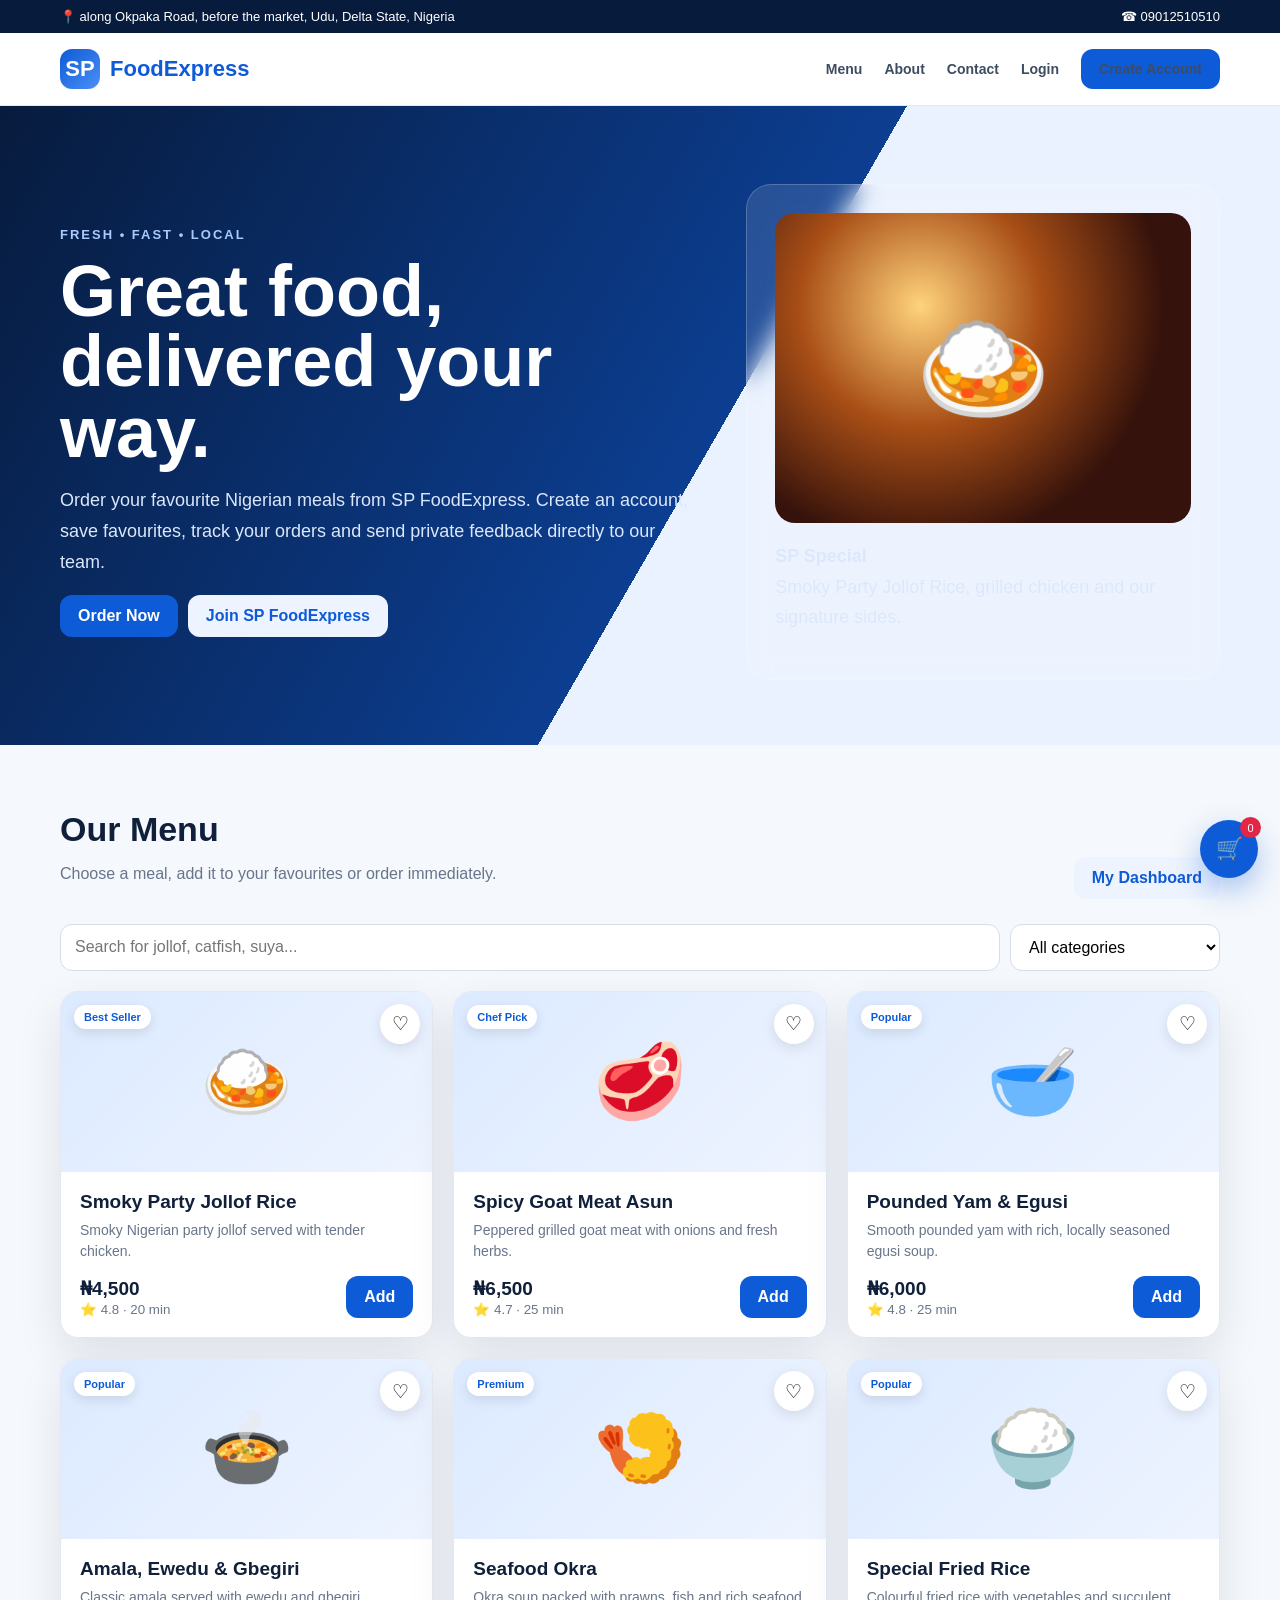
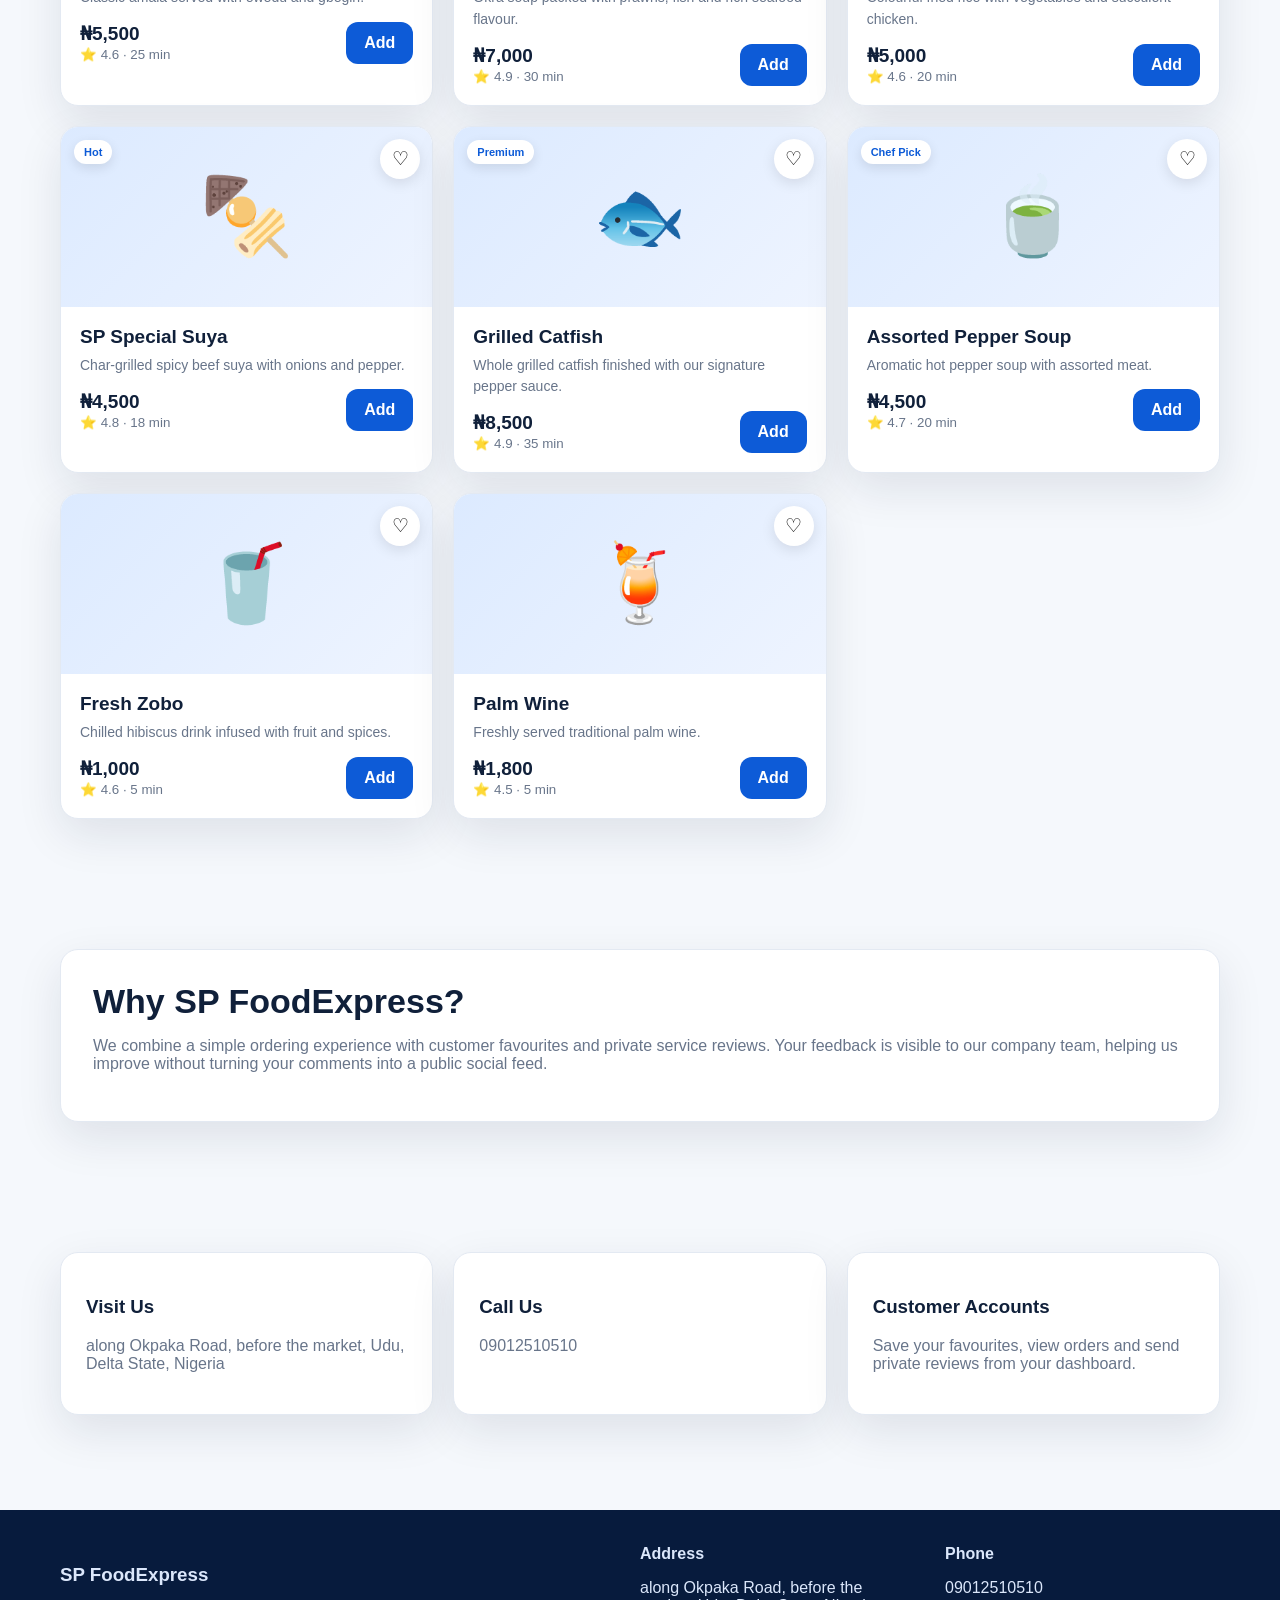
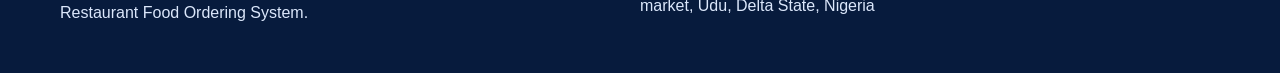
<file: index.html>
<!DOCTYPE html>
<html lang="en">
<head>
<meta charset="UTF-8"><meta name="viewport" content="width=device-width, initial-scale=1.0">
<title>SP FoodExpress | Restaurant Food Ordering System</title>
<link rel="stylesheet" href="css/style.css">
</head>
<body>
<div class="topbar"><div class="container"><span>📍 along Okpaka Road, before the market, Udu, Delta State, Nigeria</span><span>☎ 09012510510</span></div></div>
<header class="nav"><div class="container navin">
<a class="logo" href="index.html"><span class="logo-mark">SP</span> FoodExpress</a>
<nav class="navlinks"><a href="#menu">Menu</a><a href="#about">About</a><a href="#contact">Contact</a><a href="login.html" id="navAccount">Login</a><a class="btn btn-primary" href="register.html">Create Account</a></nav>
</div></header>

<section class="hero"><div class="container hero-grid">
<div><div class="eyebrow">Fresh • Fast • Local</div><h1>Great food, delivered your way.</h1><p>Order your favourite Nigerian meals from SP FoodExpress. Create an account, save favourites, track your orders and send private feedback directly to our team.</p>
<div class="form-actions"><a class="btn btn-primary" href="#menu">Order Now</a><a class="btn btn-light" href="register.html">Join SP FoodExpress</a></div></div>
<div class="hero-card"><div class="hero-food">🍛</div><p><b>SP Special</b><br>Smoky Party Jollof Rice, grilled chicken and our signature sides.</p></div>
</div></section>

<section class="section" id="menu"><div class="container">
<div class="section-head"><div><h2>Our Menu</h2><p class="muted">Choose a meal, add it to your favourites or order immediately.</p></div><a class="btn btn-light" href="login.html">My Dashboard</a></div>
<div class="searchbar"><input class="input" id="menuSearch" placeholder="Search for jollof, catfish, suya..."><select class="select" id="categoryFilter" style="max-width:210px"><option value="all">All categories</option></select></div>
<div class="grid" id="menuGrid"></div>
</div></section>

<section class="section" id="about"><div class="container"><div class="card" style="padding:32px"><h2>Why SP FoodExpress?</h2><p class="muted">We combine a simple ordering experience with customer favourites and private service reviews. Your feedback is visible to our company team, helping us improve without turning your comments into a public social feed.</p></div></div></section>
<section class="section" id="contact"><div class="container"><div class="grid">
<div class="card" style="padding:25px"><h3>Visit Us</h3><p class="muted">along Okpaka Road, before the market, Udu, Delta State, Nigeria</p></div>
<div class="card" style="padding:25px"><h3>Call Us</h3><p class="muted">09012510510</p></div>
<div class="card" style="padding:25px"><h3>Customer Accounts</h3><p class="muted">Save your favourites, view orders and send private reviews from your dashboard.</p></div>
</div></div></section>
<footer class="footer"><div class="container footer-grid"><div><h3>SP FoodExpress</h3><p>Restaurant Food Ordering System.</p></div><div><b>Address</b><p>along Okpaka Road, before the market, Udu, Delta State, Nigeria</p></div><div><b>Phone</b><p>09012510510</p></div></div></footer>

<button class="cart-fab" onclick="location.href='login.html'" title="Login to order">🛒<span class="cart-count" id="cartCount">0</span></button>
<div class="toast"></div>
<script src="js/data.js"></script><script src="js/app.js"></script>
</body></html>
</file>
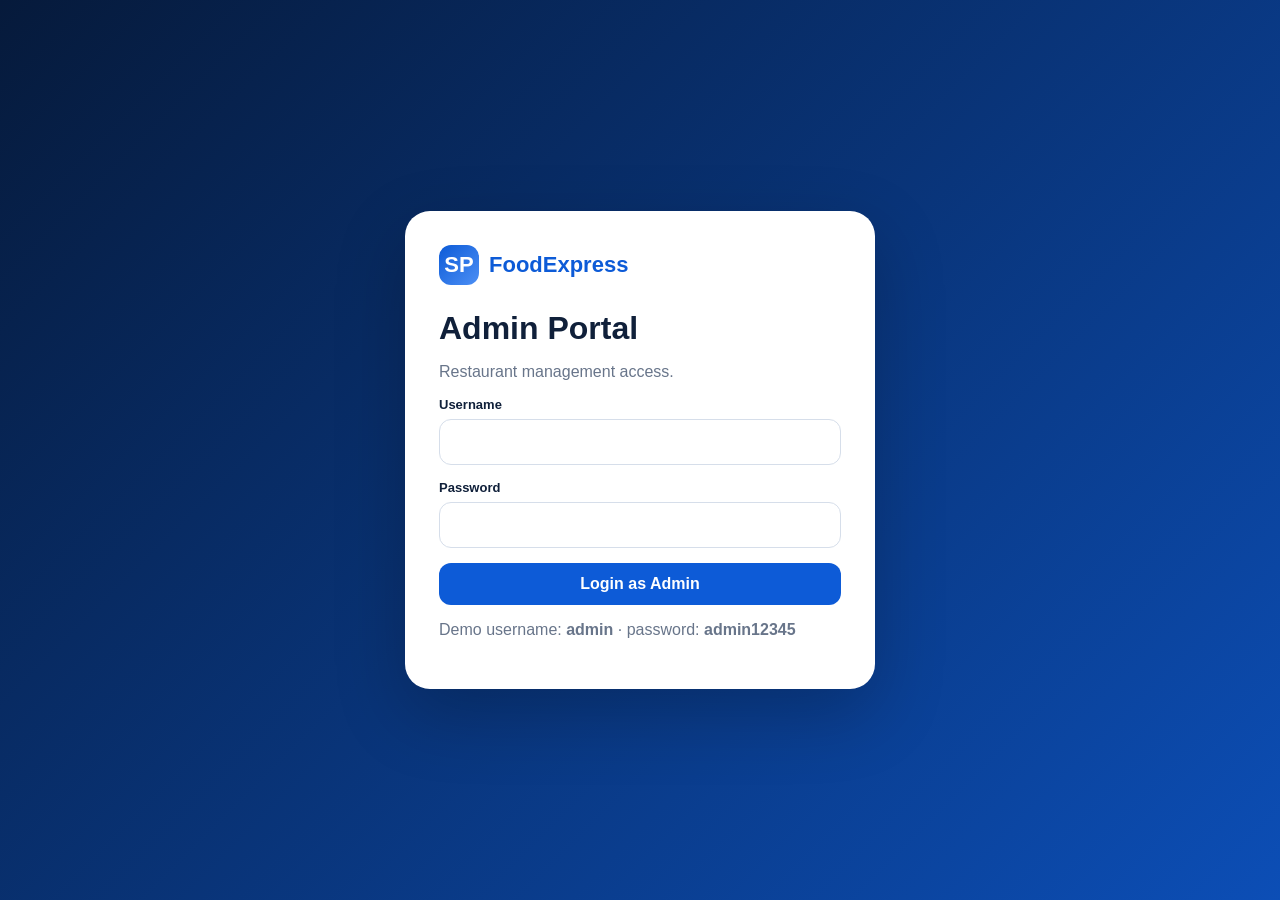
<file: admin.html>
<!DOCTYPE html><html lang="en"><head><meta charset="UTF-8"><meta name="viewport" content="width=device-width,initial-scale=1"><title>Admin Portal | SP FoodExpress</title><link rel="stylesheet" href="css/style.css"></head>
<body class="dashboard-shell"><div id="adminLogin" class="auth-page"><div class="auth-box"><a class="logo auth-logo" href="index.html"><span class="logo-mark">SP</span> FoodExpress</a><h1>Admin Portal</h1><p class="muted">Restaurant management access.</p><form id="adminLoginForm"><div class="form-group"><label>Username</label><input class="input" id="adminUser" required></div><div class="form-group"><label>Password</label><input class="input" type="password" id="adminPass" required></div><button class="btn btn-primary">Login as Admin</button></form><p class="muted">Demo username: <b>admin</b> · password: <b>admin12345</b></p></div></div>
<div id="adminApp" style="display:none"><header class="dash-nav"><div class="container"><a class="logo" style="color:#fff" href="index.html"><span class="logo-mark">SP</span> FoodExpress</a><div class="form-actions"><span id="adminName"></span><button class="btn btn-light" id="adminLogout">Logout</button></div></div></header>
<div class="container dash-layout"><aside class="sidebar"><a href="#overview" data-admin-tab="overview">📊 Dashboard</a><a href="#orders" data-admin-tab="orders">📦 Orders</a><a href="#customers" data-admin-tab="customers">👥 Customers</a><a href="#foods" data-admin-tab="foods">🍛 Food Menu</a><a href="#reviews" data-admin-tab="reviews">⭐ Private Reviews</a></aside><main class="dash-main"><div id="adminContent"></div></main></div></div>
<div class="toast"></div><script src="js/data.js"></script><script src="js/app.js"></script><script src="js/admin.js"></script></body></html>
</file>
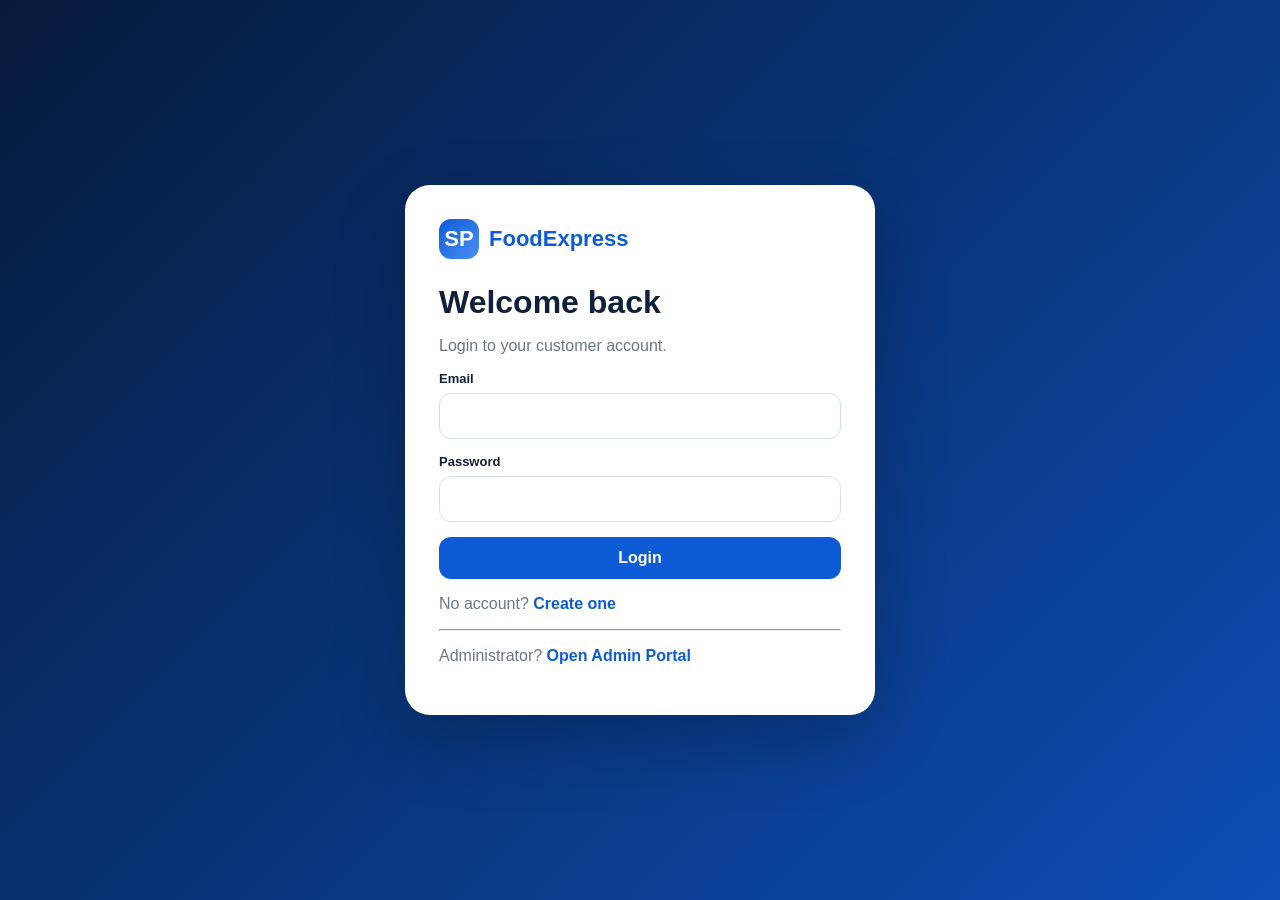
<file: dashboard.html>
<!DOCTYPE html><html lang="en"><head><meta charset="UTF-8"><meta name="viewport" content="width=device-width,initial-scale=1"><title>My Dashboard | SP FoodExpress</title><link rel="stylesheet" href="css/style.css"></head>
<body class="dashboard-shell"><header class="dash-nav"><div class="container"><a class="logo" style="color:#fff" href="index.html"><span class="logo-mark">SP</span> FoodExpress</a><button class="btn btn-light" id="logoutBtn">Logout</button></div></header>
<div class="container dash-layout"><aside class="sidebar"><div id="welcomeMini"></div><hr><a href="#profile" data-tab="profile">👤 Profile</a><a href="#orders" data-tab="orders">📦 My Orders</a><a href="#favorites" data-tab="favorites">❤️ Favorites</a><a href="#reviews" data-tab="reviews">⭐ My Reviews</a><a href="#address" data-tab="address">📍 Saved Address</a><a href="#password" data-tab="password">🔐 Change Password</a><a href="index.html">🍽 Order Food</a></aside>
<main class="dash-main"><div class="welcome"><div><h1 id="welcomeName">Welcome</h1><p class="muted">Manage your SP FoodExpress account.</p></div></div><div id="dashboardContent"></div></main></div>
<div class="toast"></div><script src="js/data.js"></script><script src="js/app.js"></script><script src="js/customer.js"></script></body></html>
</file>
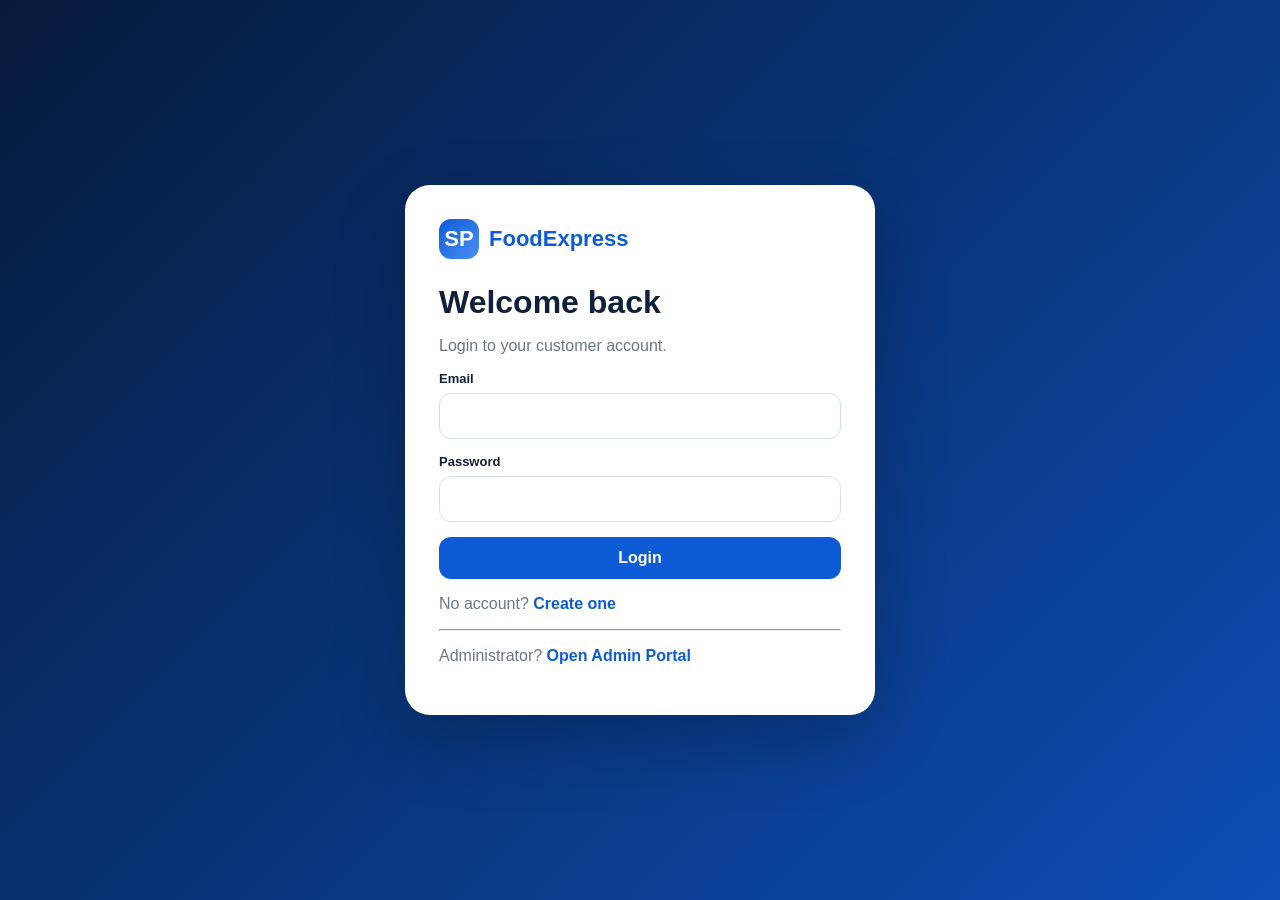
<file: login.html>
<!DOCTYPE html><html lang="en"><head><meta charset="UTF-8"><meta name="viewport" content="width=device-width,initial-scale=1"><title>Login | SP FoodExpress</title><link rel="stylesheet" href="css/style.css"></head>
<body><div class="auth-page"><div class="auth-box"><a class="logo auth-logo" href="index.html"><span class="logo-mark">SP</span> FoodExpress</a><h1>Welcome back</h1><p class="muted">Login to your customer account.</p><form id="loginForm"><div class="form-group"><label>Email</label><input class="input" type="email" id="email" required></div><div class="form-group"><label>Password</label><input class="input" type="password" id="password" required></div><button class="btn btn-primary">Login</button></form><p class="muted">No account? <a style="color:var(--blue);font-weight:800" href="register.html">Create one</a></p><hr><p class="muted">Administrator? <a style="color:var(--blue);font-weight:800" href="admin.html">Open Admin Portal</a></p></div></div><div class="toast"></div><script src="js/data.js"></script><script src="js/app.js"></script></body></html>
</file>
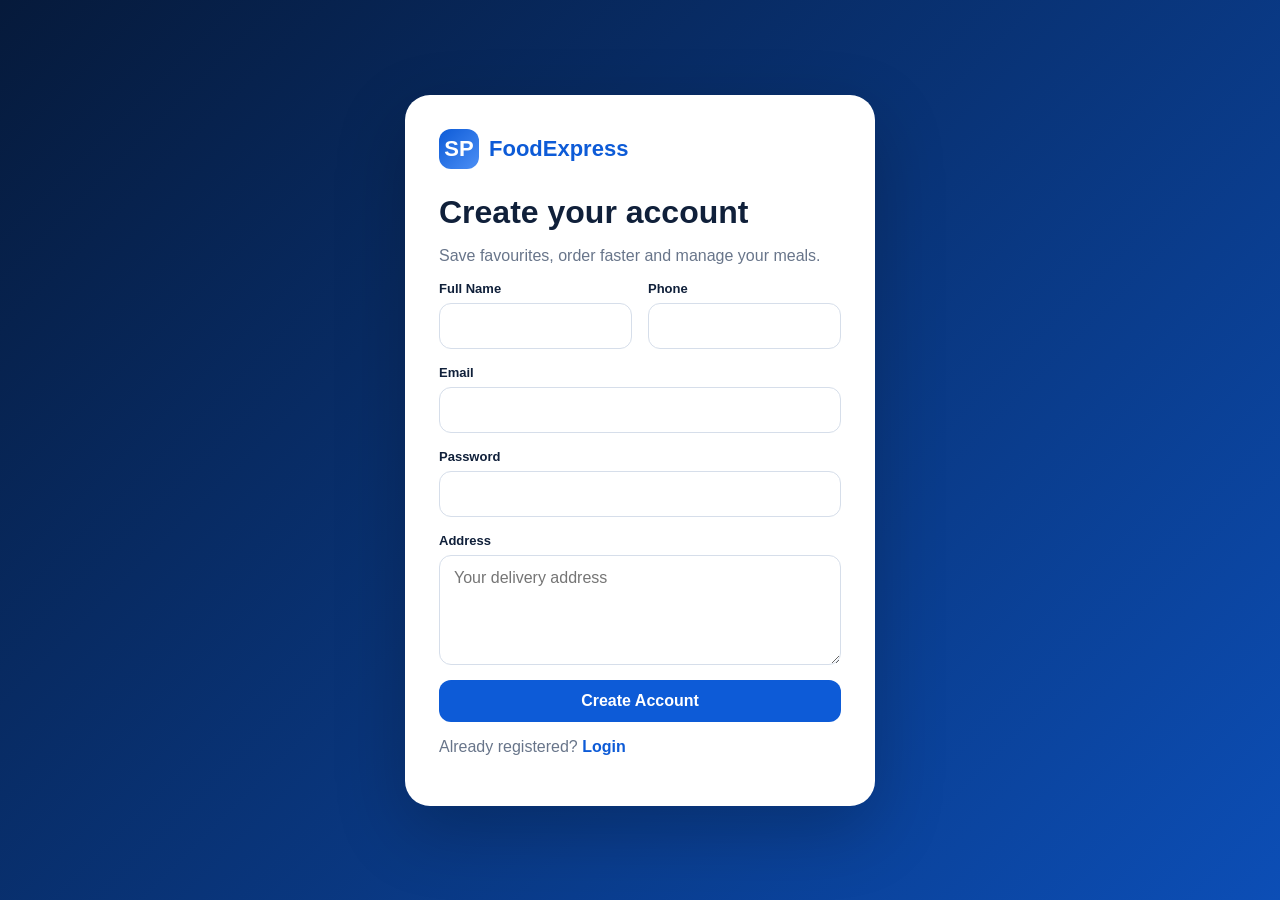
<file: register.html>
<!DOCTYPE html><html lang="en"><head><meta charset="UTF-8"><meta name="viewport" content="width=device-width,initial-scale=1"><title>Create Account | SP FoodExpress</title><link rel="stylesheet" href="css/style.css"></head>
<body><div class="auth-page"><div class="auth-box"><a class="logo auth-logo" href="index.html"><span class="logo-mark">SP</span> FoodExpress</a><h1>Create your account</h1><p class="muted">Save favourites, order faster and manage your meals.</p><form id="registerForm"><div class="form-grid"><div class="form-group"><label>Full Name</label><input class="input" id="name" required></div><div class="form-group"><label>Phone</label><input class="input" id="phone" required></div><div class="form-group full"><label>Email</label><input class="input" type="email" id="email" required></div><div class="form-group full"><label>Password</label><input class="input" type="password" id="password" minlength="6" required></div><div class="form-group full"><label>Address</label><textarea class="textarea" id="address" placeholder="Your delivery address"></textarea></div></div><button class="btn btn-primary">Create Account</button></form><p class="muted">Already registered? <a style="color:var(--blue);font-weight:800" href="login.html">Login</a></p></div></div><div class="toast"></div><script src="js/data.js"></script><script src="js/app.js"></script></body></html>
</file>
<file: css/style.css>
:root{
  --blue:#0d5bd7;--blue2:#0b3f9e;--ink:#10203a;--muted:#68758a;--bg:#f5f8fc;
  --white:#fff;--line:#e3e9f2;--green:#16884a;--orange:#d97706;--red:#c62828;
  --shadow:0 16px 45px rgba(16,32,58,.10);--radius:18px;
}
*{box-sizing:border-box}html{scroll-behavior:smooth}body{margin:0;font-family:Inter,Segoe UI,Arial,sans-serif;background:var(--bg);color:var(--ink)}
a{text-decoration:none;color:inherit}button,input,select,textarea{font:inherit}button{cursor:pointer;border:0}
.container{width:min(1160px,92%);margin:auto}.topbar{background:#071b3d;color:#fff;font-size:13px;padding:9px 0}.topbar .container{display:flex;justify-content:space-between;gap:20px}
.nav{background:#fff;position:sticky;top:0;z-index:20;border-bottom:1px solid var(--line)}.navin{height:72px;display:flex;align-items:center;justify-content:space-between;gap:25px}
.logo{display:flex;align-items:center;gap:10px;font-weight:900;font-size:22px;color:var(--blue)}.logo-mark{width:40px;height:40px;border-radius:12px;background:linear-gradient(135deg,var(--blue),#4c8ff5);color:#fff;display:grid;place-items:center}
.navlinks{display:flex;gap:22px;align-items:center}.navlinks a{color:#3e4c62;font-weight:700;font-size:14px}.navlinks a:hover{color:var(--blue)}
.btn{padding:12px 18px;border-radius:12px;font-weight:800;display:inline-flex;align-items:center;justify-content:center;gap:8px}.btn-primary{background:var(--blue);color:#fff}.btn-primary:hover{background:var(--blue2)}.btn-light{background:#eef4ff;color:var(--blue)}.btn-danger{background:#fff0f0;color:var(--red)}.btn-outline{background:#fff;border:1px solid var(--line);color:var(--ink)}
.hero{padding:78px 0 65px;background:linear-gradient(120deg,#071b3d 0%,#0c3e91 55%,#eaf2ff 55%);color:#fff}.hero-grid{display:grid;grid-template-columns:1.15fr .85fr;align-items:center;gap:45px}.eyebrow{font-size:13px;text-transform:uppercase;letter-spacing:2px;font-weight:900;color:#a9caff}.hero h1{font-size:clamp(42px,6vw,72px);line-height:.98;margin:14px 0}.hero p{font-size:18px;line-height:1.7;color:#dbe7fb;max-width:650px}.hero-card{background:rgba(255,255,255,.12);border:1px solid rgba(255,255,255,.2);padding:28px;border-radius:25px;backdrop-filter:blur(12px)}.hero-food{height:310px;border-radius:20px;background:radial-gradient(circle at 35% 30%,#ffd37c,#a84e16 35%,#35120b 70%);display:grid;place-items:center;font-size:110px}
.section{padding:65px 0}.section-head{display:flex;align-items:end;justify-content:space-between;gap:20px;margin-bottom:25px}.section h2{font-size:34px;margin:0 0 8px}.muted{color:var(--muted)}.grid{display:grid;grid-template-columns:repeat(3,1fr);gap:20px}
.card{background:#fff;border:1px solid var(--line);border-radius:var(--radius);box-shadow:var(--shadow)}.food-card{overflow:hidden;position:relative}.food-image{height:180px;background:linear-gradient(135deg,#dceaff,#eef4ff);display:grid;place-items:center;font-size:75px}.food-body{padding:19px}.food-body h3{margin:0 0 7px;font-size:19px}.food-body p{margin:0 0 13px;color:var(--muted);font-size:14px;line-height:1.55}.food-meta{display:flex;align-items:center;justify-content:space-between}.price{font-weight:900;font-size:19px}.badge{position:absolute;top:13px;left:13px;background:#fff;padding:6px 10px;border-radius:20px;font-size:11px;font-weight:900;color:var(--blue);box-shadow:0 4px 12px rgba(0,0,0,.1)}.heart{position:absolute;right:12px;top:12px;width:40px;height:40px;border-radius:50%;background:#fff;font-size:19px;box-shadow:0 4px 14px rgba(0,0,0,.1)}.heart.active{color:#e32645}
.searchbar{display:flex;gap:10px;margin:20px 0}.searchbar input{flex:1}.input,.select,.textarea{width:100%;padding:13px 14px;border:1px solid #d6deea;border-radius:12px;background:#fff;outline:none}.input:focus,.select:focus,.textarea:focus{border-color:var(--blue);box-shadow:0 0 0 3px #dce9ff}.textarea{min-height:110px;resize:vertical}.form-grid{display:grid;grid-template-columns:1fr 1fr;gap:16px}.form-group{display:flex;flex-direction:column;gap:7px}.form-group.full{grid-column:1/-1}.form-group label{font-size:13px;font-weight:800}.form-actions{display:flex;gap:10px;flex-wrap:wrap}
.auth-page{min-height:100vh;display:grid;place-items:center;padding:30px;background:linear-gradient(135deg,#061a3b,#0c4eb6)}.auth-box{width:min(470px,94%);background:#fff;border-radius:25px;padding:34px;box-shadow:0 25px 70px rgba(0,0,0,.22)}.auth-box h1{margin:0 0 8px}.auth-logo{margin-bottom:25px}.auth-box form{display:grid;gap:15px}
.dashboard-shell{min-height:100vh;background:#f4f7fb}.dash-nav{background:#071b3d;color:#fff;padding:18px 0}.dash-nav .container{display:flex;align-items:center;justify-content:space-between}.dash-layout{display:grid;grid-template-columns:245px 1fr;gap:25px;padding:28px 0}.sidebar{background:#fff;border:1px solid var(--line);border-radius:18px;padding:16px;height:max-content;position:sticky;top:95px}.sidebar a,.sidebar button{display:flex;width:100%;padding:12px;border-radius:10px;background:transparent;text-align:left;color:#47566d;font-weight:700;margin:3px 0}.sidebar a:hover,.sidebar a.active{background:#eaf2ff;color:var(--blue)}.dash-main{min-width:0}.welcome{display:flex;justify-content:space-between;gap:15px;align-items:center;margin-bottom:20px}.current-order{background:#101010;color:#fff;border-radius:20px;padding:20px;margin-bottom:20px;max-width:430px}.current-order .status{color:#ffca5c;font-weight:900;margin-top:8px}.stats{display:grid;grid-template-columns:repeat(4,1fr);gap:15px;margin-bottom:20px}.stat{padding:20px;background:#fff;border:1px solid var(--line);border-radius:16px}.stat b{font-size:25px;display:block;margin-top:5px}.table-wrap{overflow:auto}.table{width:100%;border-collapse:collapse;background:#fff;border-radius:15px;overflow:hidden}.table th,.table td{padding:14px;border-bottom:1px solid var(--line);text-align:left;font-size:14px}.table th{background:#f8faff}.status-pill{display:inline-flex;padding:6px 10px;border-radius:20px;font-size:11px;font-weight:900}.received{background:#fff4d7;color:#8a5a00}.preparing{background:#e8f1ff;color:#1556a6}.ready{background:#e5f8ed;color:#13703e}.completed{background:#edf0f4;color:#465365}.cancelled{background:#ffe7e7;color:#a61d1d}
.order-card{padding:20px;margin-bottom:15px}.order-head{display:flex;justify-content:space-between;gap:15px}.items-list{margin:15px 0;padding-left:18px}.review-box{background:#f8fbff;border:1px solid var(--line);padding:16px;border-radius:14px;margin-top:15px}.stars{color:#f3ae00;letter-spacing:2px}.modal-backdrop{position:fixed;inset:0;background:rgba(0,0,0,.5);display:none;place-items:center;padding:20px;z-index:50}.modal-backdrop.open{display:grid}.modal{background:#fff;border-radius:22px;width:min(600px,100%);max-height:90vh;overflow:auto;padding:25px}.modal-head{display:flex;justify-content:space-between;align-items:center}.close{background:#eef2f7;width:38px;height:38px;border-radius:50%}.cart-fab{position:fixed;right:22px;bottom:22px;background:var(--blue);color:#fff;width:58px;height:58px;border-radius:50%;box-shadow:0 12px 30px rgba(13,91,215,.35);z-index:30;font-size:22px}.cart-count{position:absolute;right:-3px;top:-3px;background:#e32645;width:21px;height:21px;border-radius:50%;font-size:11px;display:grid;place-items:center}
.tracker{display:grid;grid-template-columns:repeat(4,1fr);gap:8px;margin:20px 0}.track-step{text-align:center;position:relative}.track-dot{width:36px;height:36px;border-radius:50%;background:#e3e8ef;margin:auto;display:grid;place-items:center;font-weight:900}.track-step.done .track-dot,.track-step.current .track-dot{background:var(--blue);color:#fff}.track-step small{display:block;margin-top:7px;color:var(--muted)}.admin-title{display:flex;justify-content:space-between;align-items:center;gap:15px;margin-bottom:20px}.notice{padding:14px 16px;border-radius:12px;background:#eef5ff;color:#174b98;margin-bottom:16px}.toast{position:fixed;right:20px;bottom:20px;background:#12233e;color:#fff;padding:14px 18px;border-radius:12px;z-index:100;opacity:0;transform:translateY(15px);transition:.25s;pointer-events:none}.toast.show{opacity:1;transform:translateY(0)}.footer{background:#071b3d;color:#dbe7fb;padding:35px 0;margin-top:30px}.footer-grid{display:grid;grid-template-columns:2fr 1fr 1fr;gap:30px}.empty{padding:35px;text-align:center;background:#fff;border:1px dashed #ccd6e5;border-radius:15px;color:var(--muted)}
@media(max-width:850px){.hero{background:#071b3d}.hero-grid{grid-template-columns:1fr}.grid{grid-template-columns:1fr 1fr}.navlinks{display:none}.dash-layout{grid-template-columns:1fr}.sidebar{position:static}.stats{grid-template-columns:1fr 1fr}.footer-grid{grid-template-columns:1fr}}
@media(max-width:560px){.grid{grid-template-columns:1fr}.form-grid{grid-template-columns:1fr}.form-group.full{grid-column:auto}.hero{padding:55px 0}.hero h1{font-size:43px}.section{padding:45px 0}.topbar .container{display:block;text-align:center}.stats{grid-template-columns:1fr 1fr}.tracker{grid-template-columns:1fr 1fr}.dash-nav .container{gap:10px}.welcome,.order-head{display:block}.food-image{height:160px}}
</file>
